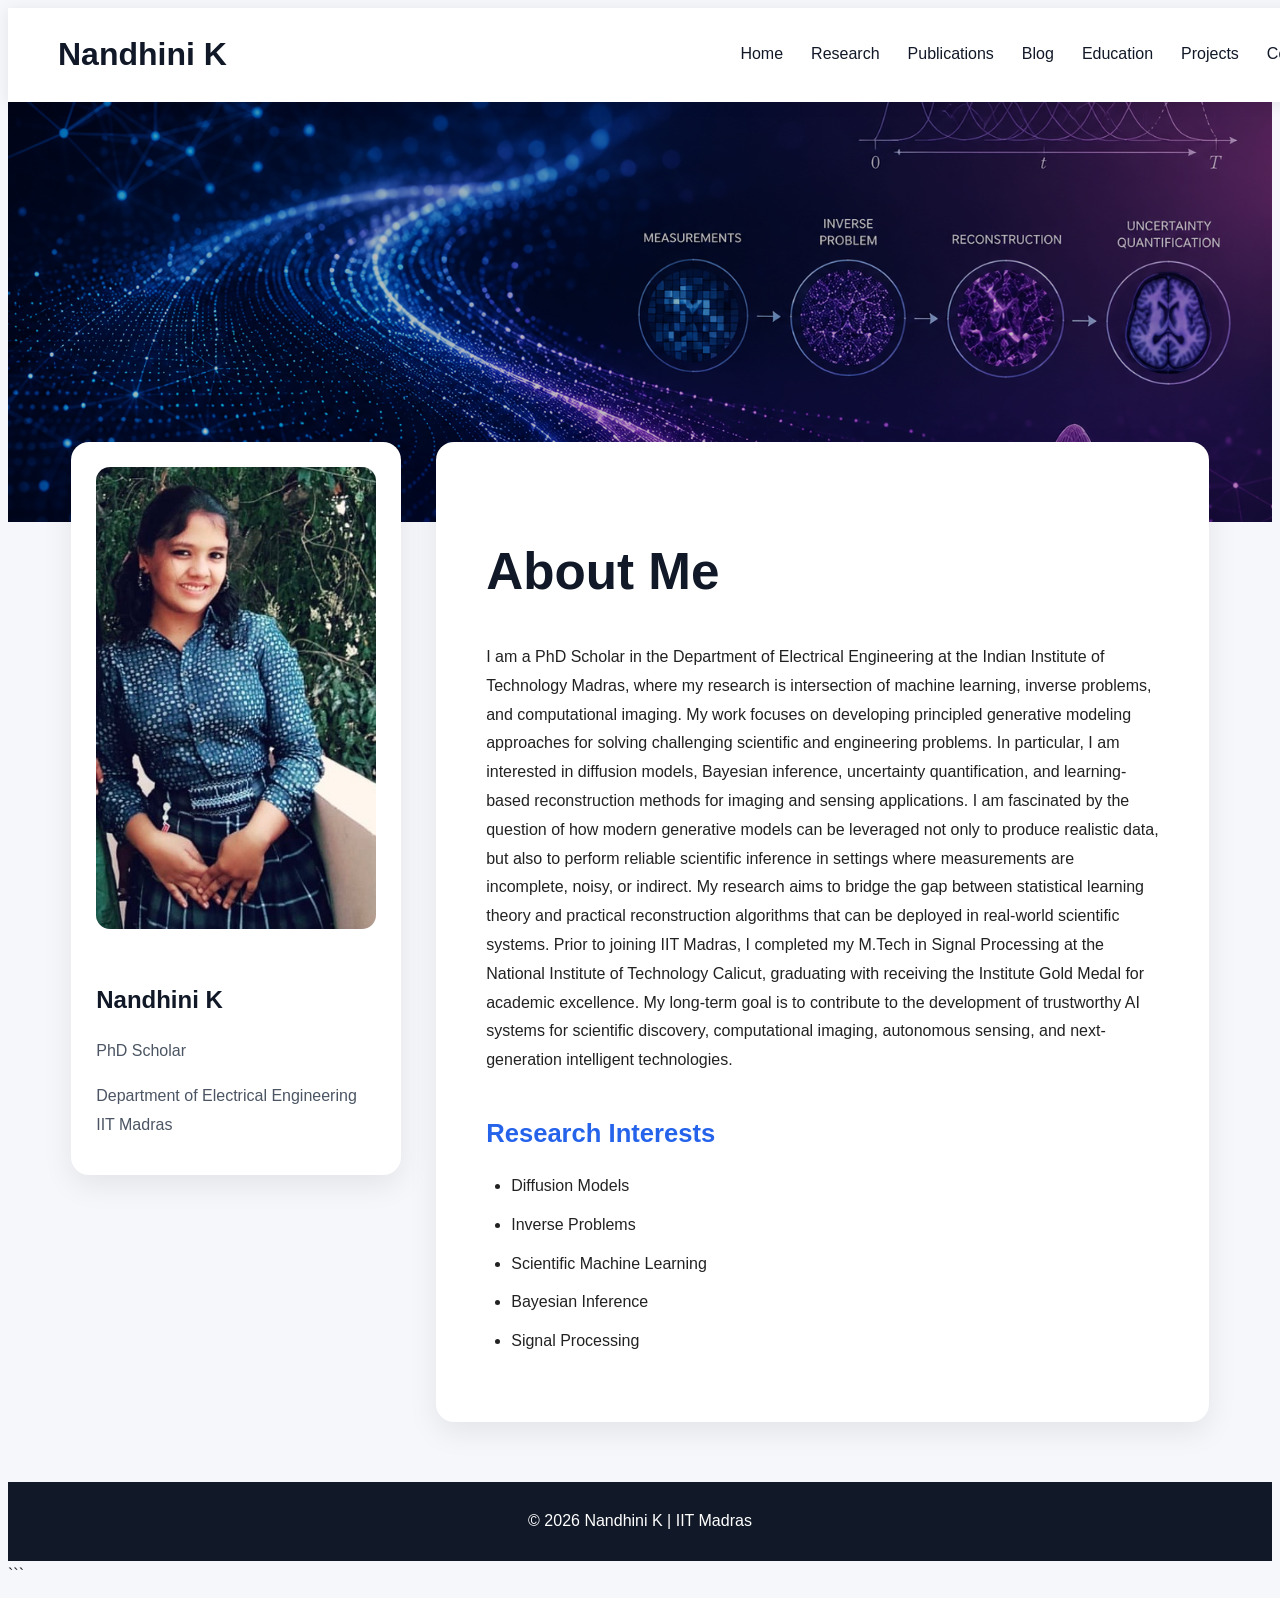
<file: index.html>
<!DOCTYPE html>
<html>
<head>
<title>Nandhini K | Home</title>
<link rel="stylesheet" href="style.css">
</head>
<body>

<nav>
<div class="logo">Nandhini K</div>
<div class="nav-links">
<a href="index.html">Home</a>
<a href="research.html">Research</a>
<a href="publications.html">Publications</a>
<a href="blog.html">Blog</a>
<a href="education.html">Education</a>
<a href="projects.html">Projects</a>
<a href="contact.html">Contact</a>
</div>
</nav>

<div class="hero">

    <img src="banner.jpg" alt="Research Banner">

    <div class="hero-overlay"></div>

    

</div>

<div class="container">

<div class="sidebar">
<img src="profile.jpg">
<h2>Nandhini K</h2>
<p>PhD Scholar</p>
<p>Department of Electrical Engineering<br>IIT Madras</p>
</div>

<div class="content">

<h1>About Me</h1>

I am a PhD Scholar in the Department of Electrical Engineering at the Indian Institute of Technology Madras, where my research is  intersection of machine learning, inverse problems, and computational imaging.

My work focuses on developing principled generative modeling approaches for solving challenging scientific and engineering problems. In particular, I am interested in diffusion models, Bayesian inference, uncertainty quantification, and learning-based reconstruction methods for imaging and sensing applications.

I am fascinated by the question of how modern generative models can be leveraged not only to produce realistic data, but also to perform reliable scientific inference in settings where measurements are incomplete, noisy, or indirect. My research aims to bridge the gap between statistical learning theory and practical reconstruction algorithms that can be deployed in real-world scientific systems.

Prior to joining IIT Madras, I completed my M.Tech in Signal Processing at the National Institute of Technology Calicut, graduating with receiving the Institute Gold Medal for academic excellence.

My long-term goal is to contribute to the development of trustworthy AI systems for scientific discovery, computational imaging, autonomous sensing, and next-generation intelligent technologies.


<h3>Research Interests</h3>

<ul>
<li>Diffusion Models</li>
<li>Inverse Problems</li>
<li>Scientific Machine Learning</li>
<li>Bayesian Inference</li>
<li>Signal Processing</li>
</ul>

</div>

</div>

<footer>
© 2026 Nandhini K | IIT Madras
</footer>

</body>
</html>
```
</file>
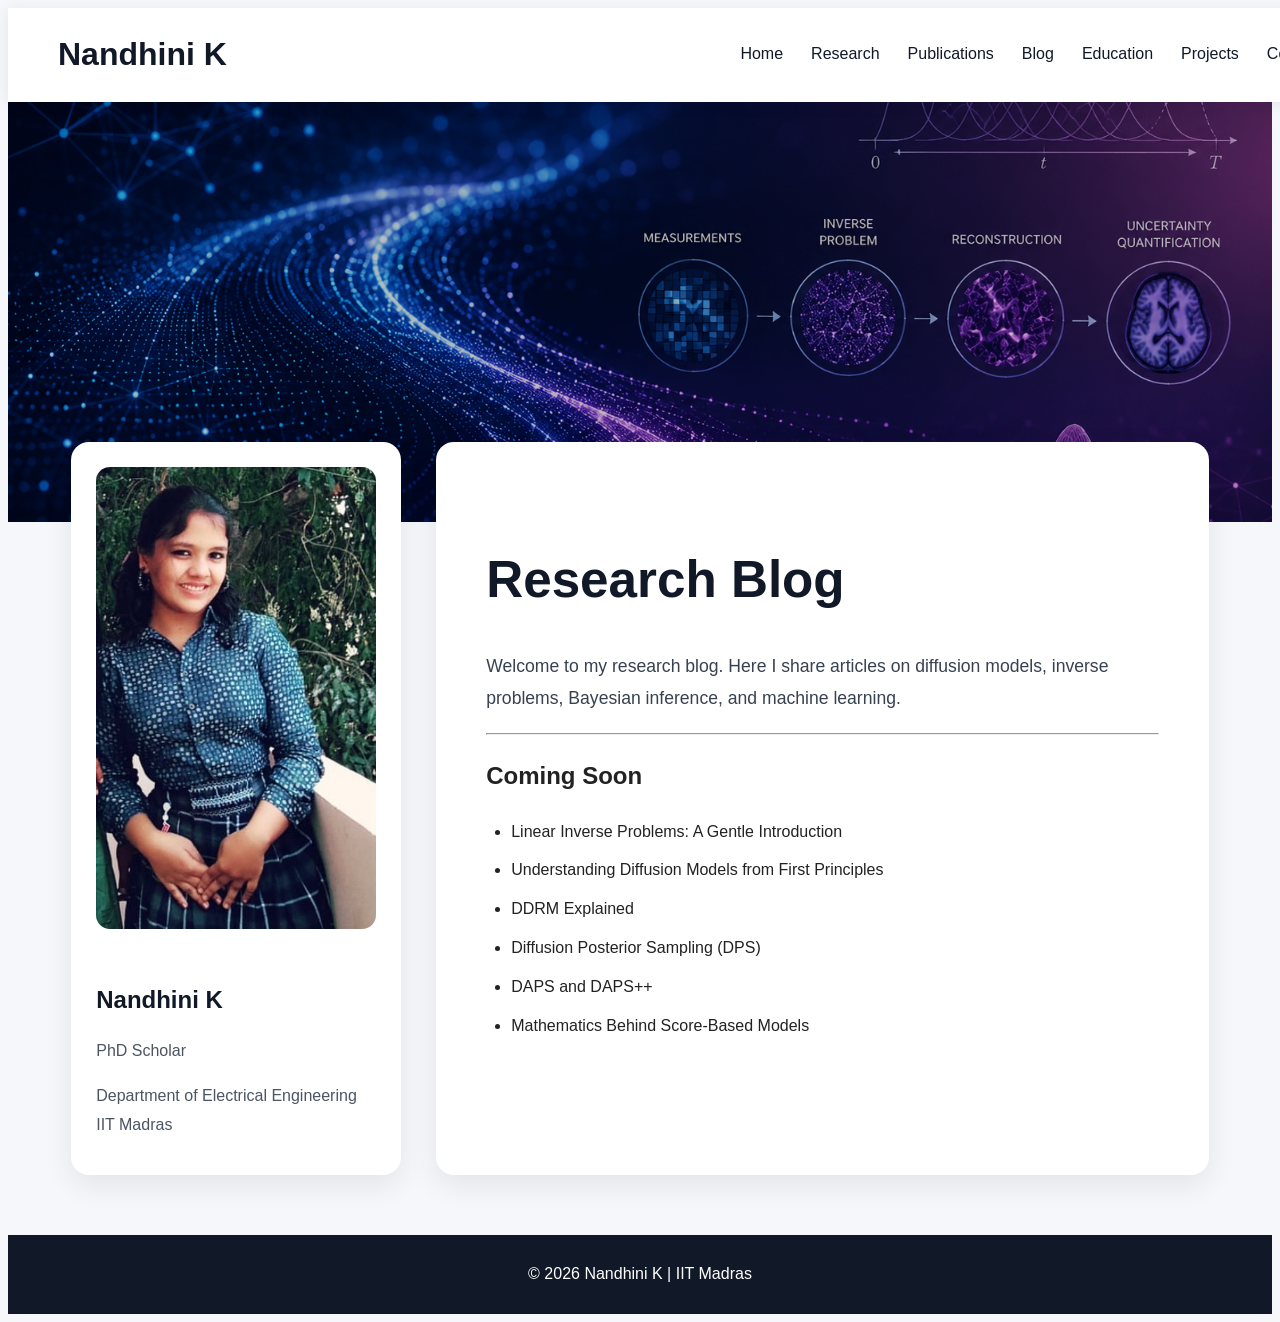
<file: blog.html>
<!DOCTYPE html>
<html lang="en">
<head>
    <meta charset="UTF-8">
    <meta name="viewport" content="width=device-width, initial-scale=1.0">
    <title>Blog | Nandhini K</title>
    <link rel="stylesheet" href="style.css">
</head>
<body>

<nav>
<div class="logo">Nandhini K</div>
<div class="nav-links">
<a href="index.html">Home</a>
<a href="research.html">Research</a>
<a href="publications.html">Publications</a>
<a href="blog.html">Blog</a>
<a href="education.html">Education</a>
<a href="projects.html">Projects</a>
<a href="contact.html">Contact</a>
</div>
</nav>
<div class="hero">

    <img src="banner.jpg" alt="Research Banner">

    <div class="hero-overlay"></div>

    

</div>

<div class="container">

<div class="sidebar">
<img src="profile.jpg">
<h2>Nandhini K</h2>
<p>PhD Scholar</p>
<p>Department of Electrical Engineering<br>IIT Madras</p>
</div>

<section class="content">
    <h1>Research Blog</h1>

    <p>Welcome to my research blog. Here I share articles on diffusion models, inverse problems, Bayesian inference, and machine learning.</p>

    <hr>

    <h2>Coming Soon</h2>

    <ul>
        <li>Linear Inverse Problems: A Gentle Introduction</li>
        <li>Understanding Diffusion Models from First Principles</li>
        <li>DDRM Explained</li>
        <li>Diffusion Posterior Sampling (DPS)</li>
        <li>DAPS and DAPS++</li>
        <li>Mathematics Behind Score-Based Models</li>
    </ul>
</section>
</div>
<footer>
© 2026 Nandhini K | IIT Madras
</footer>
</body>
</html>
</file>
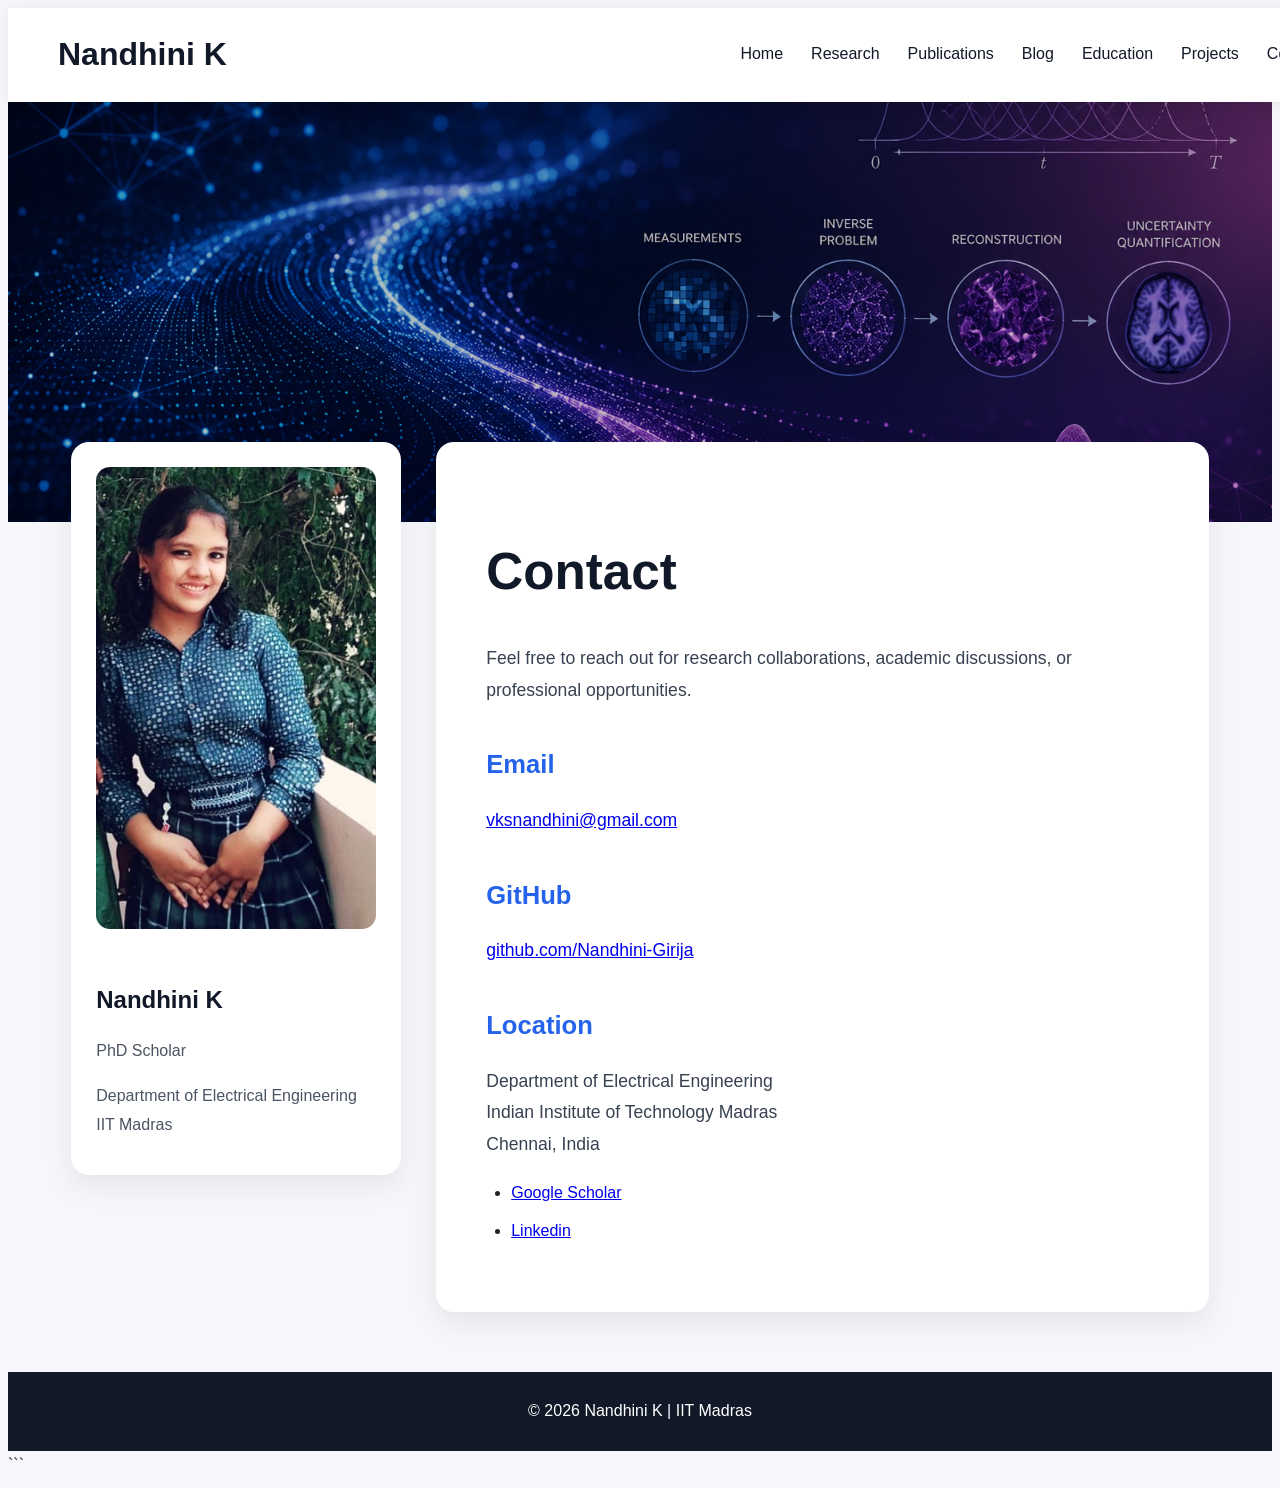
<file: contact.html>
<!DOCTYPE html>
<html>
<head>
<title>Nandhini K | Home</title>
<link rel="stylesheet" href="style.css">
</head>
<body>

<nav>
<div class="logo">Nandhini K</div>
<div class="nav-links">
<a href="index.html">Home</a>
<a href="research.html">Research</a>
<a href="publications.html">Publications</a>
<a href="blog.html">Blog</a>
<a href="education.html">Education</a>
<a href="projects.html">Projects</a>
<a href="contact.html">Contact</a>
</div>
</nav>

<div class="hero">

    <img src="banner.jpg" alt="Research Banner">

    <div class="hero-overlay"></div>

    

</div>

<div class="container">

<div class="sidebar">
<img src="profile.jpg">
<h2>Nandhini K</h2>
<p>PhD Scholar</p>
<p>Department of Electrical Engineering<br>IIT Madras</p>
</div>

<div class="content">

<h1>Contact</h1>

<p>
Feel free to reach out for research collaborations,
academic discussions, or professional opportunities.
</p>

<h3>Email</h3>

<p>
<a href="mailto:vksnandhini@gmail.com">
vksnandhini@gmail.com
</a>
</p>

<h3>GitHub</h3>

<p>
<a href="https://github.com/Nandhini-Girija" target="_blank">
github.com/Nandhini-Girija
</a>
</p>

<h3>Location</h3>

<p>
Department of Electrical Engineering<br>
Indian Institute of Technology Madras<br>
Chennai, India
</p>


<ul>
<li><a href="https://scholar.google.com/citations?user=HUCS_m0AAAAJ&hl=en&oi=sra" target="_blank">
    Google Scholar
</a></li>
<li><a href="https://in.linkedin.com/in/nandhini-girija-80b980158" target="_blank">
Linkedin</a></li>
</ul>

</div>


</div>

<footer>
© 2026 Nandhini K | IIT Madras
</footer>

</body>
</html>
```
</file>
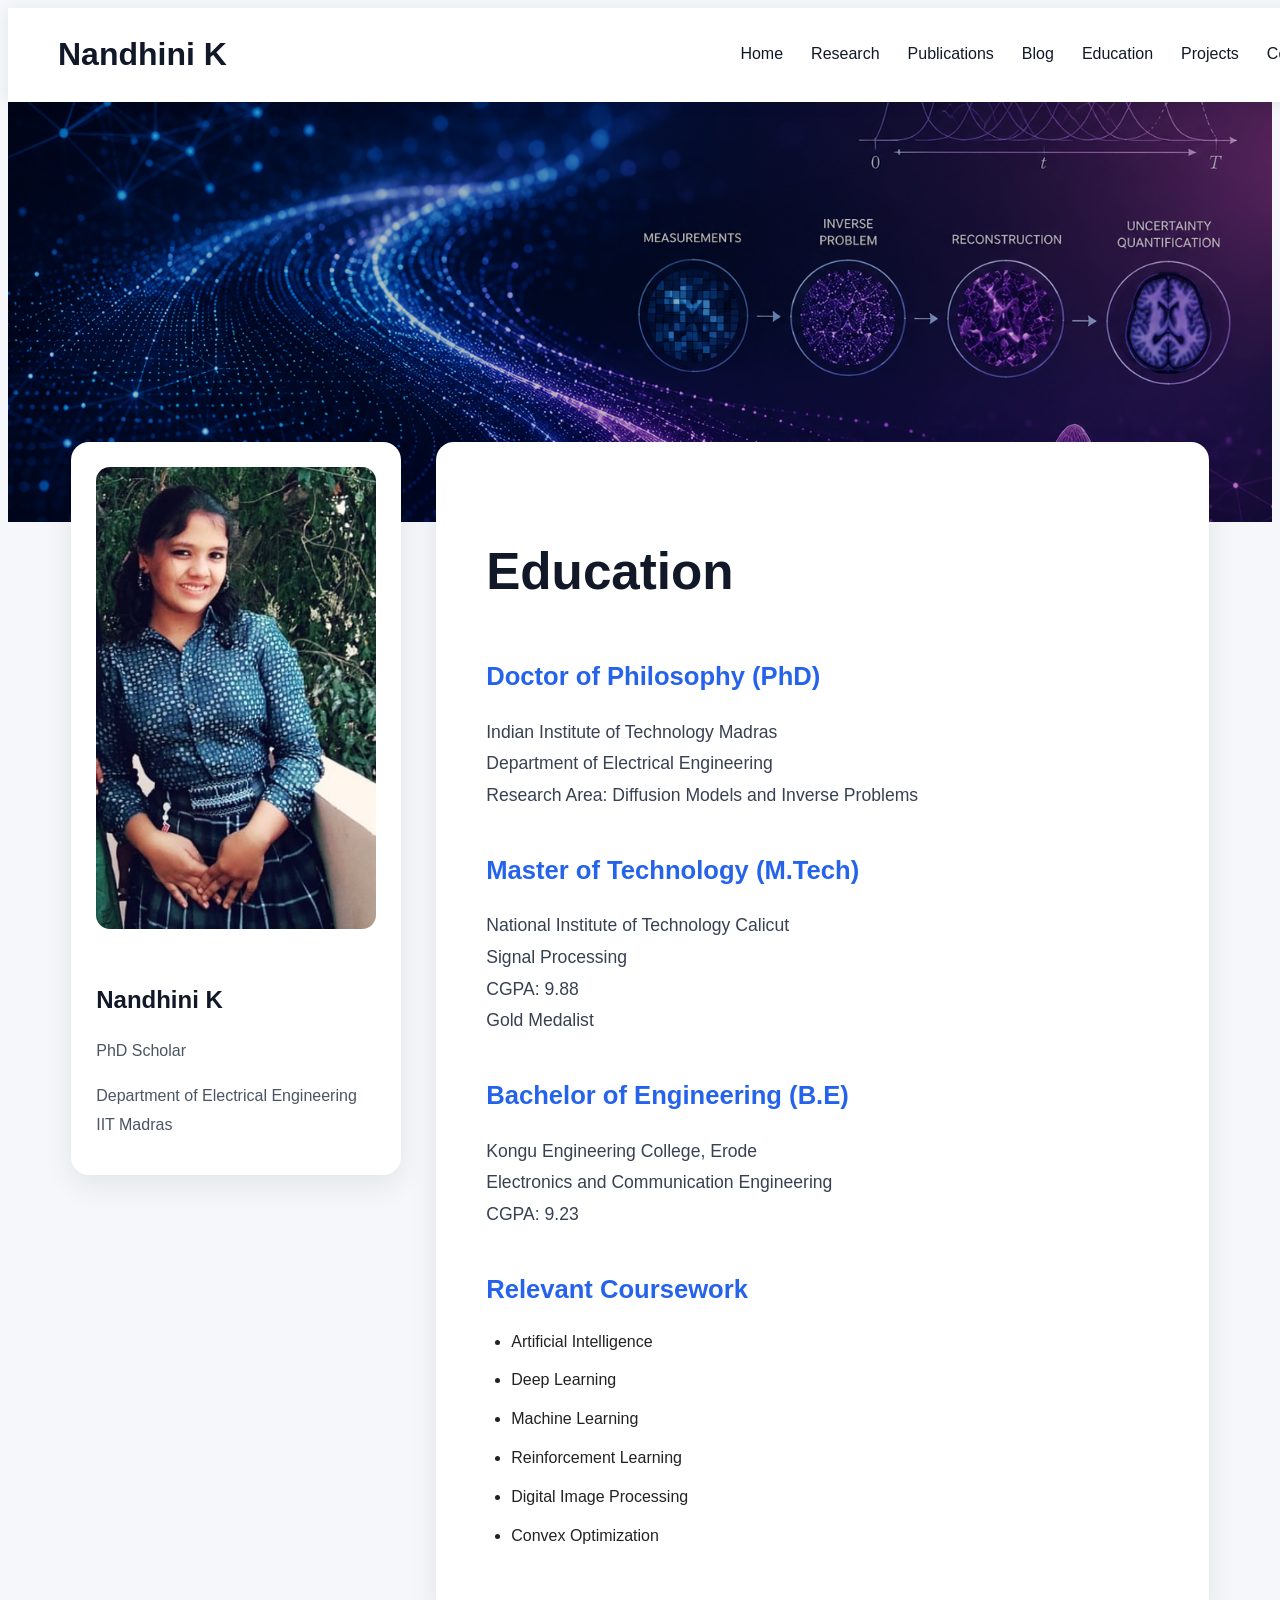
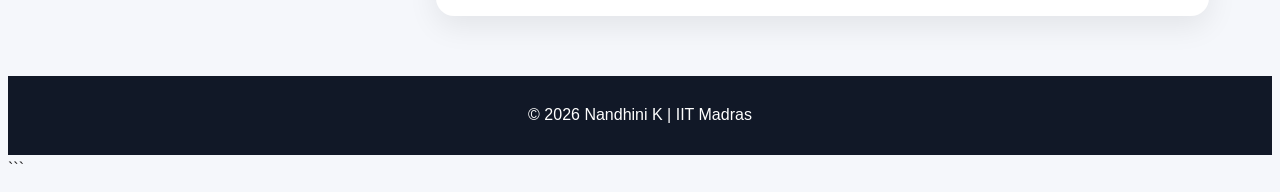
<file: education.html>
<!DOCTYPE html>
<html>
<head>
<title>Nandhini K | Home</title>
<link rel="stylesheet" href="style.css">
</head>
<body>

<nav>
<div class="logo">Nandhini K</div>
<div class="nav-links">
<a href="index.html">Home</a>
<a href="research.html">Research</a>
<a href="publications.html">Publications</a>
<a href="blog.html">Blog</a>
<a href="education.html">Education</a>
<a href="projects.html">Projects</a>
<a href="contact.html">Contact</a>
</div>
</nav>

<div class="hero">

    <img src="banner.jpg" alt="Research Banner">

    <div class="hero-overlay"></div>

    
</div>

<div class="container">

<div class="sidebar">
<img src="profile.jpg">
<h2>Nandhini K</h2>
<p>PhD Scholar</p>
<p>Department of Electrical Engineering<br>IIT Madras</p>
</div>

<div class="content">

<h1>Education</h1>

<h3>Doctor of Philosophy (PhD)</h3>

<p>
Indian Institute of Technology Madras<br>
Department of Electrical Engineering<br>
Research Area: Diffusion Models and Inverse Problems
</p>

<h3>Master of Technology (M.Tech)</h3>

<p>
National Institute of Technology Calicut<br>
Signal Processing<br>
CGPA: 9.88<br>
Gold Medalist
</p>

<h3>Bachelor of Engineering (B.E)</h3>

<p>
Kongu Engineering College, Erode<br>
Electronics and Communication Engineering<br>
CGPA: 9.23
</p>

<h3>Relevant Coursework</h3>

<ul>
<li>Artificial Intelligence</li>
<li>Deep Learning</li>
<li>Machine Learning</li>
<li>Reinforcement Learning</li>
<li>Digital Image Processing</li>
<li>Convex Optimization</li>
</ul>

</div>


</div>

<footer>
© 2026 Nandhini K | IIT Madras
</footer>

</body>
</html>
```
</file>
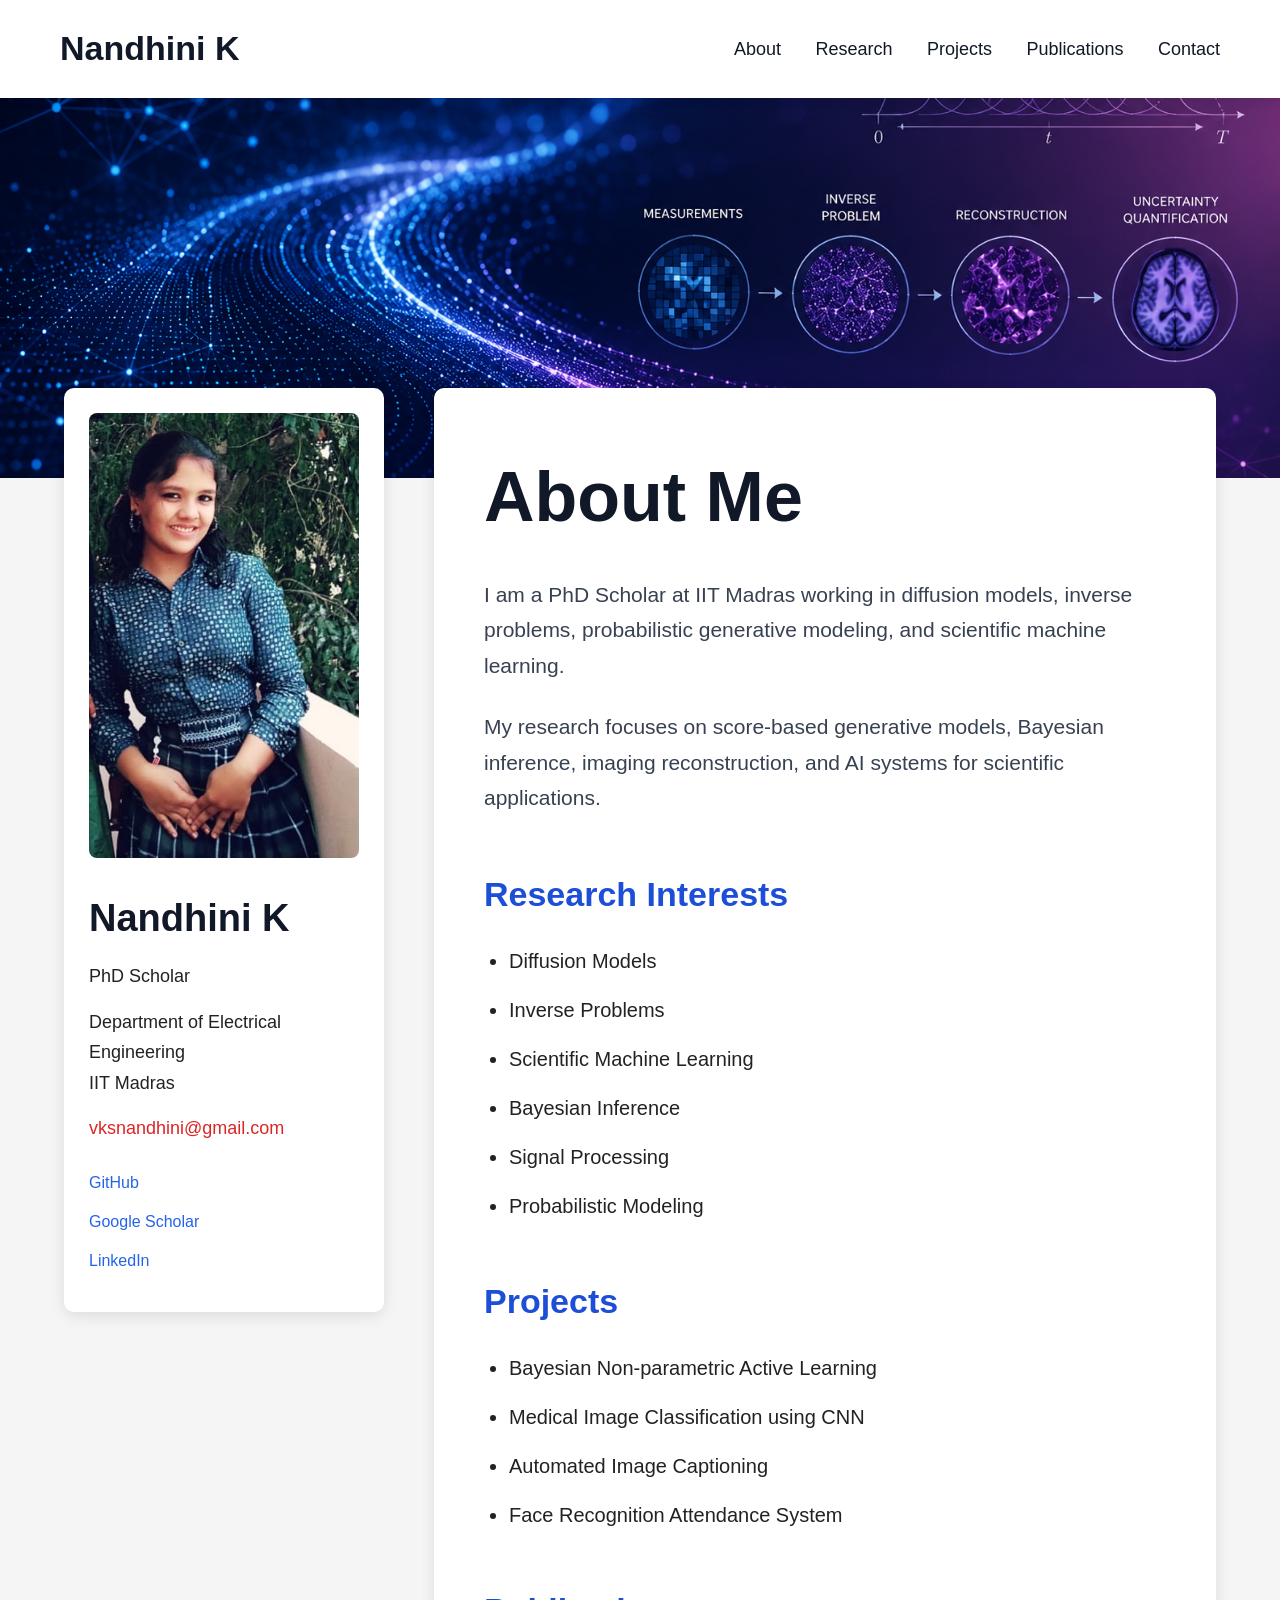
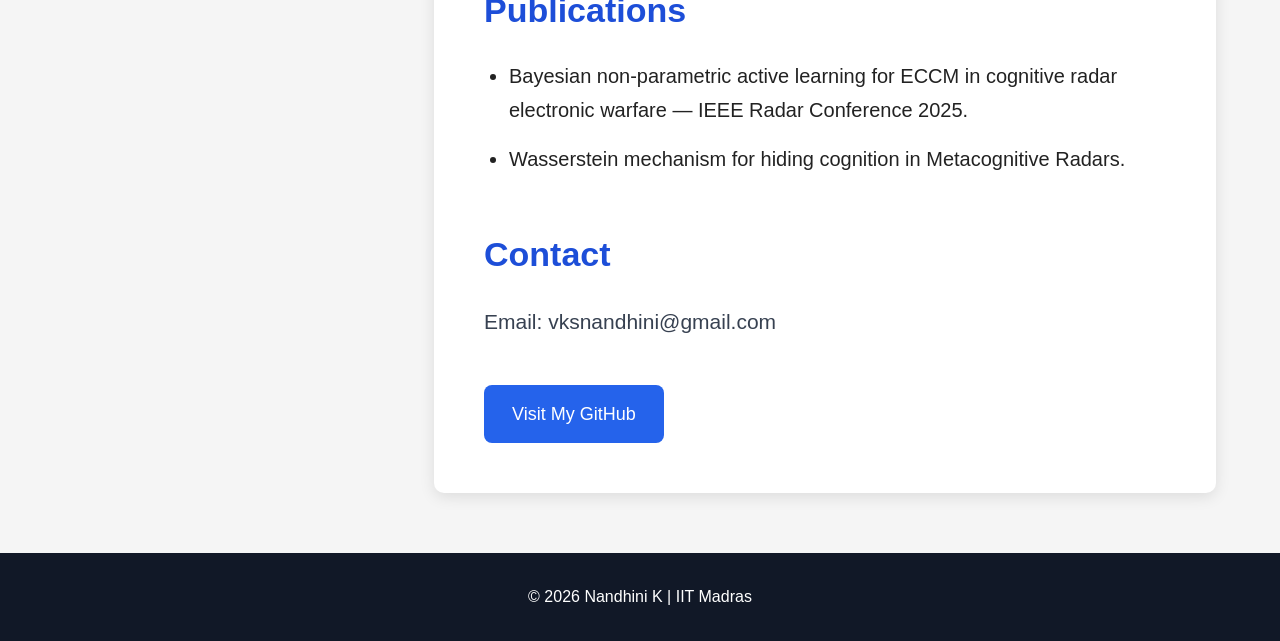
<file: index1.html>
<!DOCTYPE html>
<html lang="en">

<head>

<meta charset="UTF-8">
<meta name="viewport" content="width=device-width, initial-scale=1.0">

<title>Nandhini K | IIT Madras</title>

<style>

*{
    margin:0;
    padding:0;
    box-sizing:border-box;
    font-family:Arial, Helvetica, sans-serif;
}

body{
    background:#f5f5f5;
    color:#222;
    line-height:1.7;
}

/* NAVBAR */

nav{
    width:100%;
    background:white;
    padding:20px 60px;
    display:flex;
    justify-content:space-between;
    align-items:center;
    position:sticky;
    top:0;
    z-index:1000;
    box-shadow:0 2px 10px rgba(0,0,0,0.08);
}

.logo{
    font-size:34px;
    font-weight:bold;
    color:#111827;
}

.nav-links a{
    text-decoration:none;
    color:#111827;
    margin-left:30px;
    font-size:18px;
    transition:0.3s;
}

.nav-links a:hover{
    color:#2563eb;
}

/* HERO */

.hero{
    height:380px;
    background-image:url('banner.jpg');
    background-size:cover;
    background-position:center;
}

/* MAIN LAYOUT */

.container{
    width:90%;
    max-width:1300px;
    margin:auto;
    display:flex;
    gap:50px;
    margin-top:-90px;
    padding-bottom:60px;
}

/* LEFT PROFILE */

.sidebar{
    width:320px;
    background:white;
    padding:25px;
    border-radius:10px;
    box-shadow:0 4px 15px rgba(0,0,0,0.1);
    height:fit-content;
}

.sidebar img{
    width:100%;
    border-radius:8px;
    margin-bottom:20px;
}

.sidebar h2{
    font-size:38px;
    margin-bottom:10px;
    color:#111827;
}

.sidebar p{
    margin-bottom:15px;
    font-size:18px;
}

.sidebar a{
    color:#dc2626;
    text-decoration:none;
}

.social-links{
    margin-top:25px;
}

.social-links a{
    display:block;
    margin-bottom:12px;
    color:#2563eb;
}

/* MAIN CONTENT */

.content{
    flex:1;
    background:white;
    padding:50px;
    border-radius:10px;
    box-shadow:0 4px 15px rgba(0,0,0,0.1);
}

.content h1{
    font-size:70px;
    margin-bottom:20px;
    color:#111827;
}

.content h3{
    font-size:34px;
    margin-top:50px;
    margin-bottom:20px;
    color:#1d4ed8;
}

.content p{
    font-size:21px;
    margin-bottom:25px;
    color:#374151;
}

.content ul{
    padding-left:25px;
}

.content li{
    margin-bottom:15px;
    font-size:20px;
}

/* BUTTON */

.btn{
    display:inline-block;
    margin-top:20px;
    background:#2563eb;
    color:white;
    padding:14px 28px;
    border-radius:8px;
    text-decoration:none;
    font-size:18px;
}

.btn:hover{
    background:#1e40af;
}

/* FOOTER */

footer{
    text-align:center;
    padding:30px;
    background:#111827;
    color:white;
}

/* MOBILE */

@media(max-width:900px){

    .container{
        flex-direction:column;
        margin-top:20px;
    }

    .sidebar{
        width:100%;
    }

    .content h1{
        font-size:50px;
    }

    nav{
        flex-direction:column;
        gap:15px;
    }

}

</style>

</head>

<body>

<!-- NAVBAR -->

<nav>

    <div class="logo">
        Nandhini K
    </div>

    <div class="nav-links">
        <a href="#about">About</a>
        <a href="#research">Research</a>
        <a href="#projects">Projects</a>
        <a href="#publications">Publications</a>
        <a href="#contact">Contact</a>
    </div>

</nav>

<!-- HERO -->

<div class="hero"></div>

<!-- MAIN -->

<div class="container">

    <!-- SIDEBAR -->

    <div class="sidebar">

        <img src="profile.jpg" alt="Profile Photo">

        <h2>Nandhini K</h2>

        <p>
            PhD Scholar
        </p>

        <p>
            Department of Electrical Engineering
            <br>
            IIT Madras
        </p>

        <p>
            <a href="mailto:vksnandhini@gmail.com">
                vksnandhini@gmail.com
            </a>
        </p>

        <div class="social-links">

            <a href="https://github.com/Nandhini-Girija" target="_blank">
                GitHub
            </a>

            <a href="#">
                Google Scholar
            </a>

            <a href="#">
                LinkedIn
            </a>

        </div>

    </div>

    <!-- CONTENT -->

    <div class="content">

        <section id="about">

            <h1>About Me</h1>

            <p>
                I am a PhD Scholar at IIT Madras working in
                diffusion models,
                inverse problems,
                probabilistic generative modeling,
                and scientific machine learning.
            </p>

            <p>
                My research focuses on score-based generative models,
                Bayesian inference,
                imaging reconstruction,
                and AI systems for scientific applications.
            </p>

        </section>

        <section id="research">

            <h3>Research Interests</h3>

            <ul>

                <li>Diffusion Models</li>

                <li>Inverse Problems</li>

                <li>Scientific Machine Learning</li>

                <li>Bayesian Inference</li>

                <li>Signal Processing</li>

                <li>Probabilistic Modeling</li>

            </ul>

        </section>

        <section id="projects">

            <h3>Projects</h3>

            <ul>

                <li>
                    Bayesian Non-parametric Active Learning
                </li>

                <li>
                    Medical Image Classification using CNN
                </li>

                <li>
                    Automated Image Captioning
                </li>

                <li>
                    Face Recognition Attendance System
                </li>

            </ul>

        </section>

        <section id="publications">

            <h3>Publications</h3>

            <ul>

                <li>
                    Bayesian non-parametric active learning for ECCM
                    in cognitive radar electronic warfare
                    — IEEE Radar Conference 2025.
                </li>

                <li>
                    Wasserstein mechanism for hiding cognition
                    in Metacognitive Radars.
                </li>

            </ul>

        </section>

        <section id="contact">

            <h3>Contact</h3>

            <p>
                Email:
                vksnandhini@gmail.com
            </p>

            <a class="btn"
               href="https://github.com/Nandhini-Girija"
               target="_blank">

                Visit My GitHub

            </a>

        </section>

    </div>

</div>

<footer>

    © 2026 Nandhini K | IIT Madras

</footer>

</body>

</html>
</file>
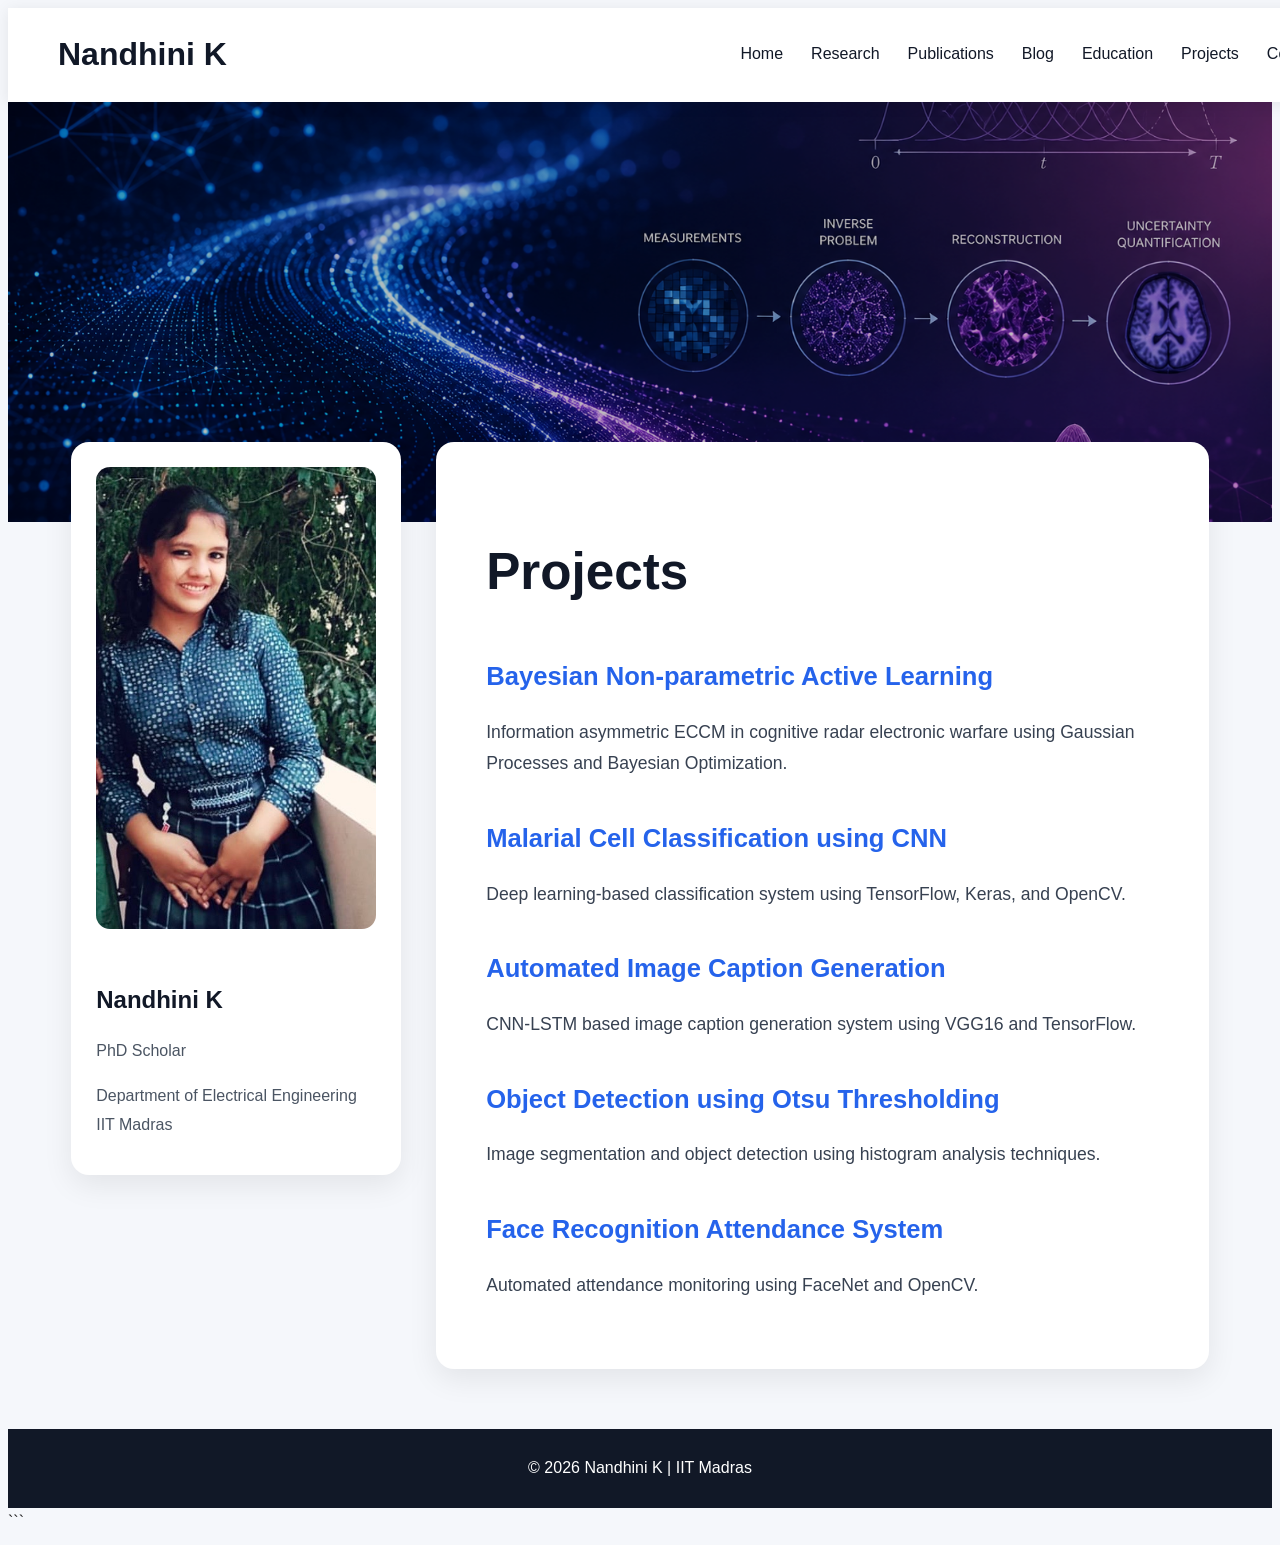
<file: projects.html>
<!DOCTYPE html>
<html>
<head>
<title>Nandhini K | Home</title>
<link rel="stylesheet" href="style.css">
</head>
<body>

<nav>
<div class="logo">Nandhini K</div>
<div class="nav-links">
<a href="index.html">Home</a>
<a href="research.html">Research</a>
<a href="publications.html">Publications</a>
<a href="blog.html">Blog</a>
<a href="education.html">Education</a>
<a href="projects.html">Projects</a>
<a href="contact.html">Contact</a>
</div>
</nav>

<div class="hero">

    <img src="banner.jpg" alt="Research Banner">

    <div class="hero-overlay"></div>

    

</div>

<div class="container">

<div class="sidebar">
<img src="profile.jpg">
<h2>Nandhini K</h2>
<p>PhD Scholar</p>
<p>Department of Electrical Engineering<br>IIT Madras</p>
</div>

<div class="content">

<h1>Projects</h1>

<h3>Bayesian Non-parametric Active Learning</h3>

<p>
Information asymmetric ECCM in cognitive radar
electronic warfare using Gaussian Processes and
Bayesian Optimization.
</p>

<h3>Malarial Cell Classification using CNN</h3>

<p>
Deep learning-based classification system using
TensorFlow, Keras, and OpenCV.
</p>

<h3>Automated Image Caption Generation</h3>

  
<p>
CNN-LSTM based image caption generation system
using VGG16 and TensorFlow.
</p>

<h3>Object Detection using Otsu Thresholding</h3>

<p>
Image segmentation and object detection using
histogram analysis techniques.
</p>

<h3>Face Recognition Attendance System</h3>

<p>
Automated attendance monitoring using FaceNet
and OpenCV.
</p>

</div>
</div>

<footer>
© 2026 Nandhini K | IIT Madras
</footer>

</body>
</html>
```
</file>
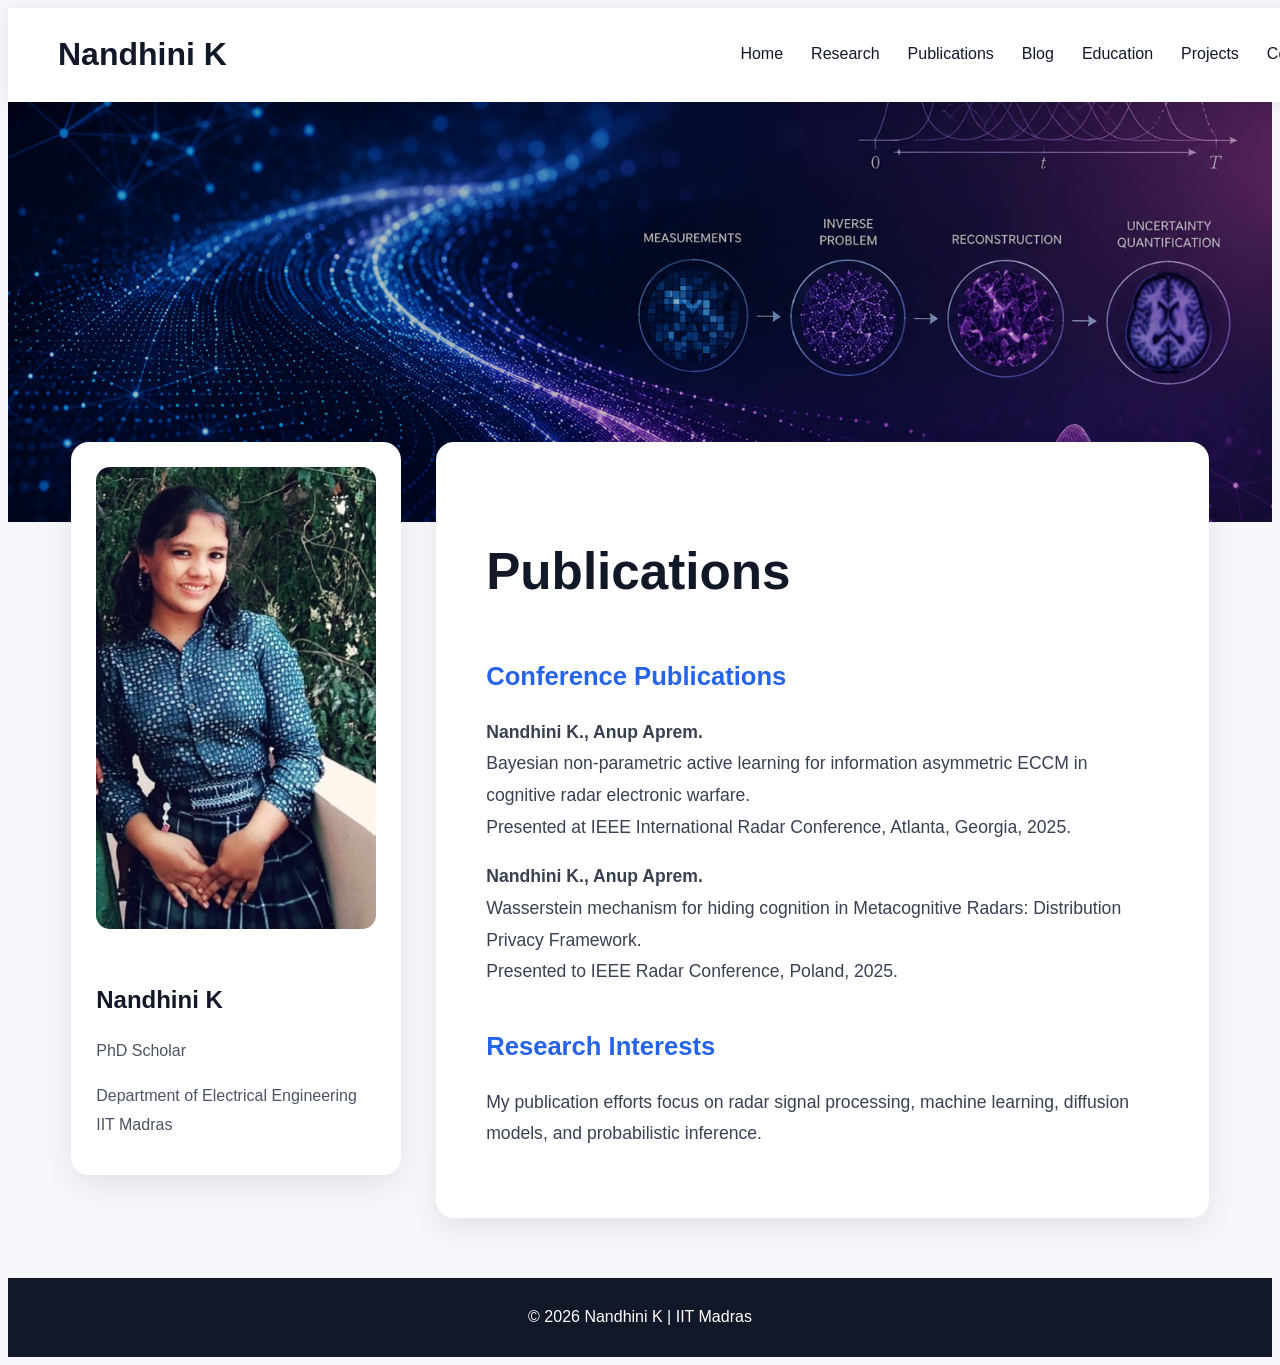
<file: publications.html>
<!DOCTYPE html>
<html>
<head>
<title>Nandhini K | Home</title>
<link rel="stylesheet" href="style.css">
</head>
<body>

<nav>
<div class="logo">Nandhini K</div>
<div class="nav-links">
<a href="index.html">Home</a>
<a href="research.html">Research</a>
<a href="publications.html">Publications</a>
<a href="blog.html">Blog</a>
<a href="education.html">Education</a>
<a href="projects.html">Projects</a>
<a href="contact.html">Contact</a>
</div>
</nav>

<div class="hero">

    <img src="banner.jpg" alt="Research Banner">

    <div class="hero-overlay"></div>

    

</div>

<div class="container">

<div class="sidebar">
<img src="profile.jpg">
<h2>Nandhini K</h2>
<p>PhD Scholar</p>
<p>Department of Electrical Engineering<br>IIT Madras</p>
</div>

<div class="content">

<h1>Publications</h1>

<h3>Conference Publications</h3>

<p>
<b>Nandhini K., Anup Aprem.</b><br>
Bayesian non-parametric active learning for information
asymmetric ECCM in cognitive radar electronic warfare.<br>
Presented at IEEE International Radar Conference,
Atlanta, Georgia, 2025.
</p>

<p>
<b>Nandhini K., Anup Aprem.</b><br>
Wasserstein mechanism for hiding cognition in
Metacognitive Radars: Distribution Privacy Framework.<br>
Presented to IEEE Radar Conference,
Poland, 2025.
</p>

<h3>Research Interests</h3>

<p>
My publication efforts focus on radar signal processing,
machine learning, diffusion models, and probabilistic inference.
</p>

</div>


</div>

<footer>
© 2026 Nandhini K | IIT Madras
</footer>

</body>
</html>
</file>
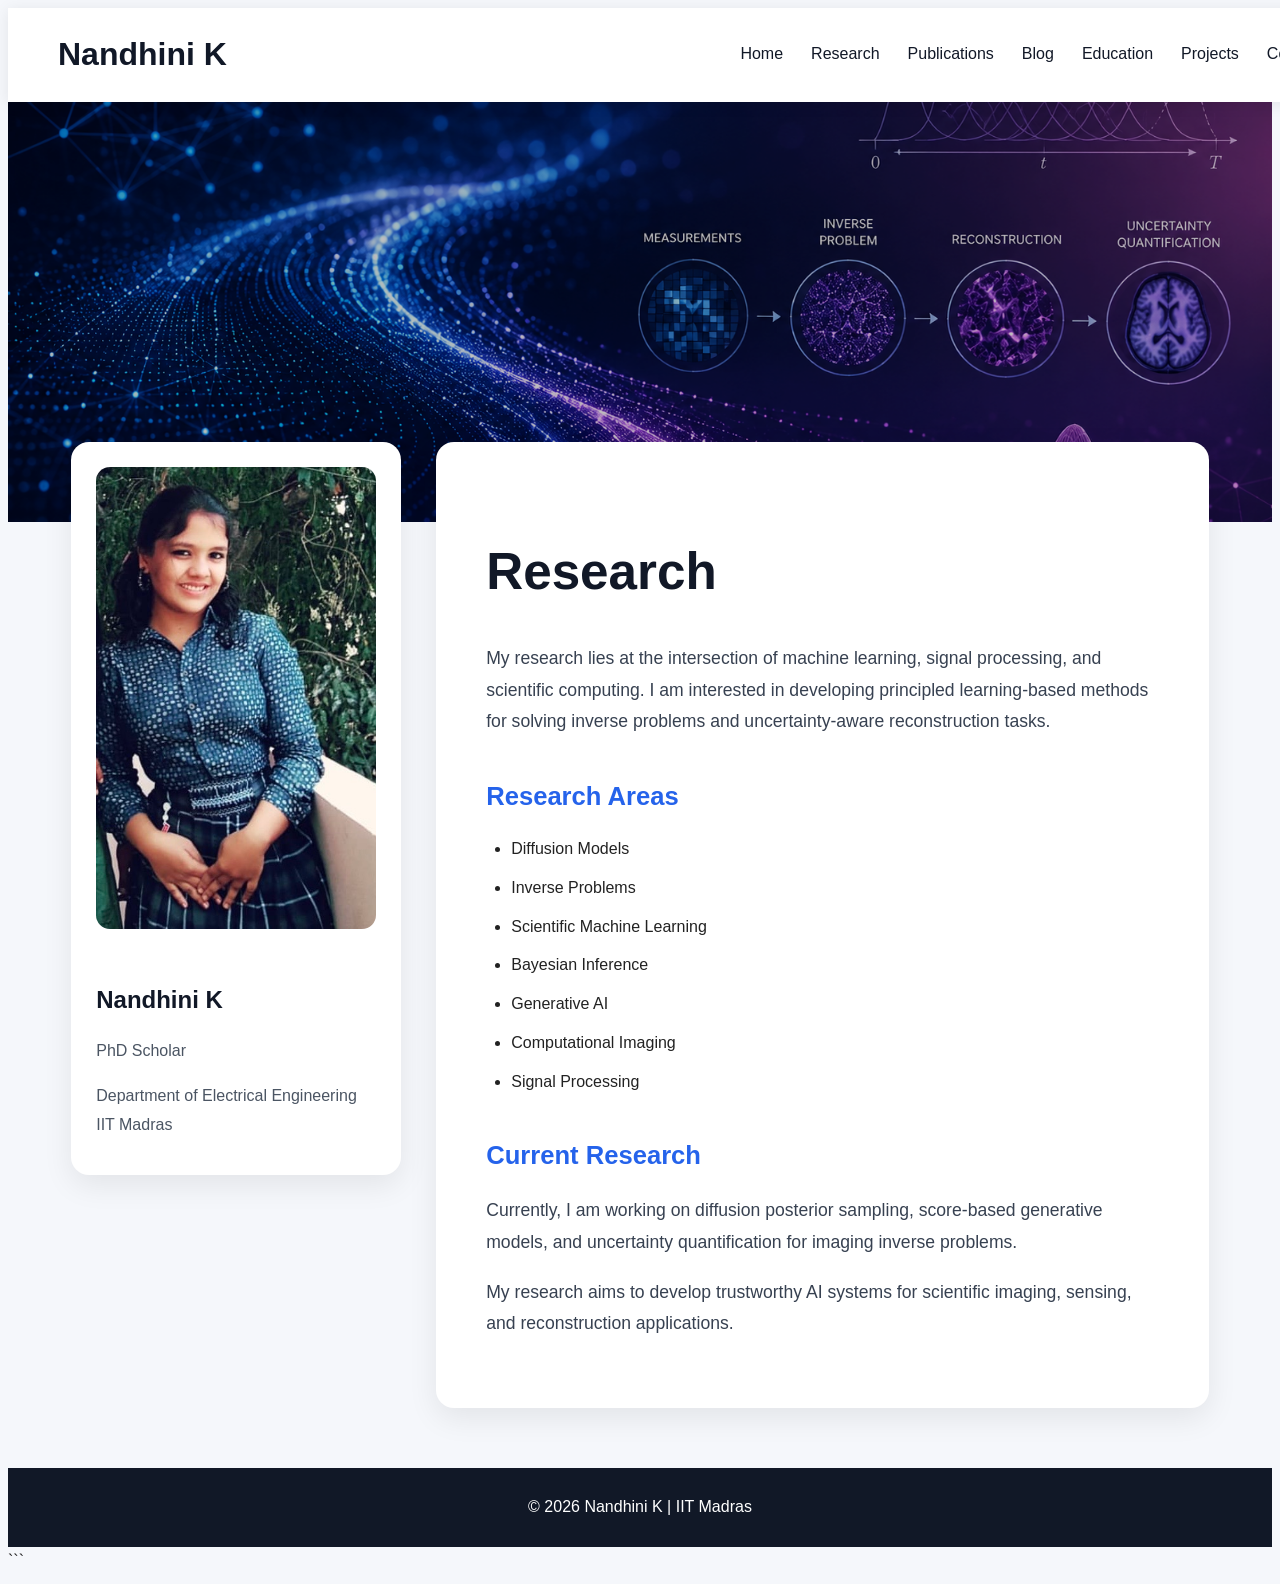
<file: research.html>
<!DOCTYPE html>
<html>
<head>
<title>Nandhini K | Home</title>
<link rel="stylesheet" href="style.css">
</head>
<body>

<nav>
<div class="logo">Nandhini K</div>
<div class="nav-links">
<a href="index.html">Home</a>
<a href="research.html">Research</a>
<a href="publications.html">Publications</a>
<a href="blog.html">Blog</a>
<a href="education.html">Education</a>
<a href="projects.html">Projects</a>
<a href="contact.html">Contact</a>
</div>
</nav>

<div class="hero">

    <img src="banner.jpg" alt="Research Banner">

    <div class="hero-overlay"></div>

   

</div>

<div class="container">

<div class="sidebar">
<img src="profile.jpg">
<h2>Nandhini K</h2>
<p>PhD Scholar</p>
<p>Department of Electrical Engineering<br>IIT Madras</p>
</div>

<div class="content">

<h1>Research</h1>

<p>
My research lies at the intersection of machine learning,
signal processing, and scientific computing. I am interested
in developing principled learning-based methods for solving
inverse problems and uncertainty-aware reconstruction tasks.
</p>

<h3>Research Areas</h3>

<ul>
<li>Diffusion Models</li>
<li>Inverse Problems</li>
<li>Scientific Machine Learning</li>
<li>Bayesian Inference</li>
<li>Generative AI</li>
<li>Computational Imaging</li>
<li>Signal Processing</li>
</ul>

<h3>Current Research</h3>

<p>
Currently, I am working on diffusion posterior sampling,
score-based generative models, and uncertainty quantification
for imaging inverse problems.
</p>

<p>
My research aims to develop trustworthy AI systems for
scientific imaging, sensing, and reconstruction applications.
</p>

</div>


</div>

<footer>
© 2026 Nandhini K | IIT Madras
</footer>

</body>
</html>
```
</file>
<file: style.css>
```css
/* ==========================
   GLOBAL
========================== */

*{
    margin:0;
    padding:0;
    box-sizing:border-box;
}

body{
    font-family: "Segoe UI", Arial, sans-serif;
    background:#f5f7fb;
    color:#222;
    line-height:1.8;
}

/* ==========================
   NAVBAR
========================== */

nav{
    width:100%;
    background:white;
    padding:18px 50px;
    display:flex;
    justify-content:space-between;
    align-items:center;
    box-shadow:0 2px 15px rgba(0,0,0,0.08);
    position:sticky;
    top:0;
    z-index:1000;
}

.logo{
    font-size:2rem;
    font-weight:700;
    color:#111827;
}

.nav-links{
    display:flex;
    gap:28px;
}

.nav-links a{
    text-decoration:none;
    color:#111827;
    font-weight:500;
    transition:0.3s;
}

.nav-links a:hover{
    color:#2563eb;
}

/* ==========================
   HERO BANNER
========================== */

.hero{
    width:100%;
    position:relative;
}

.hero img{
    width:100%;
    height:420px;
    object-fit:cover;
    display:block;
}

.hero-overlay{
    position:absolute;
    top:0;
    left:0;
    width:100%;
    height:100%;
    background:rgba(0,0,0,0.25);
}

.hero-text{
    position:absolute;
    left:8%;
    bottom:60px;
    color:white;
}

.hero-text h1{
    font-size:4rem;
    margin-bottom:10px;
}

.hero-text p{
    font-size:1.3rem;
    letter-spacing:2px;
}

/* ==========================
   MAIN LAYOUT
========================== */

.container{
    width:90%;
    max-width:1300px;
    margin:auto;
    display:flex;
    gap:35px;
    margin-top:-80px;
    position:relative;
    z-index:10;
    padding-bottom:60px;
}

/* ==========================
   SIDEBAR
========================== */

.sidebar{
    width:280px;
    min-width:280px;
    background:white;
    padding:25px;
    border-radius:18px;
    box-shadow:0 10px 30px rgba(0,0,0,0.08);
    height:fit-content;
}

.sidebar img{
    width:100%;
    border-radius:14px;
    margin-bottom:20px;
}

.sidebar h2{
    margin-bottom:10px;
    color:#111827;
}

.sidebar p{
    color:#4b5563;
    margin-bottom:10px;
}

.sidebar a{
    display:block;
    margin-top:8px;
    color:#2563eb;
    text-decoration:none;
}

/* ==========================
   CONTENT CARD
========================== */

.content{
    flex:1;
    background:white;
    padding:50px;
    border-radius:18px;
    box-shadow:0 10px 30px rgba(0,0,0,0.08);
}

.content h1{
    font-size:3.2rem;
    color:#111827;
    margin-bottom:25px;
}

.content h3{
    color:#2563eb;
    margin-top:35px;
    margin-bottom:15px;
    font-size:1.6rem;
}

.content p{
    font-size:1.1rem;
    color:#374151;
    margin-bottom:18px;
}

.content ul{
    padding-left:25px;
}

.content li{
    margin-bottom:10px;
}

/* ==========================
   BUTTONS
========================== */

.btn{
    display:inline-block;
    padding:12px 22px;
    background:#2563eb;
    color:white;
    text-decoration:none;
    border-radius:8px;
    margin-right:10px;
    transition:0.3s;
}

.btn:hover{
    background:#1d4ed8;
}

/* ==========================
   FOOTER
========================== */

footer{
    text-align:center;
    background:#111827;
    color:white;
    padding:25px;
}

/* ==========================
   MOBILE
========================== */

@media(max-width:1000px){

    nav{
        flex-direction:column;
        gap:15px;
    }

    .nav-links{
        flex-wrap:wrap;
        justify-content:center;
    }

    .container{
        flex-direction:column;
        margin-top:20px;
    }

    .sidebar{
        width:100%;
        min-width:100%;
    }

    .content{
        width:100%;
        padding:30px;
    }

    .hero img{
        height:280px;
    }

    .hero-text h1{
        font-size:2.5rem;
    }

    .hero-text p{
        font-size:1rem;
    }

    .content h1{
        font-size:2.3rem;
    }
}
```
</file>
